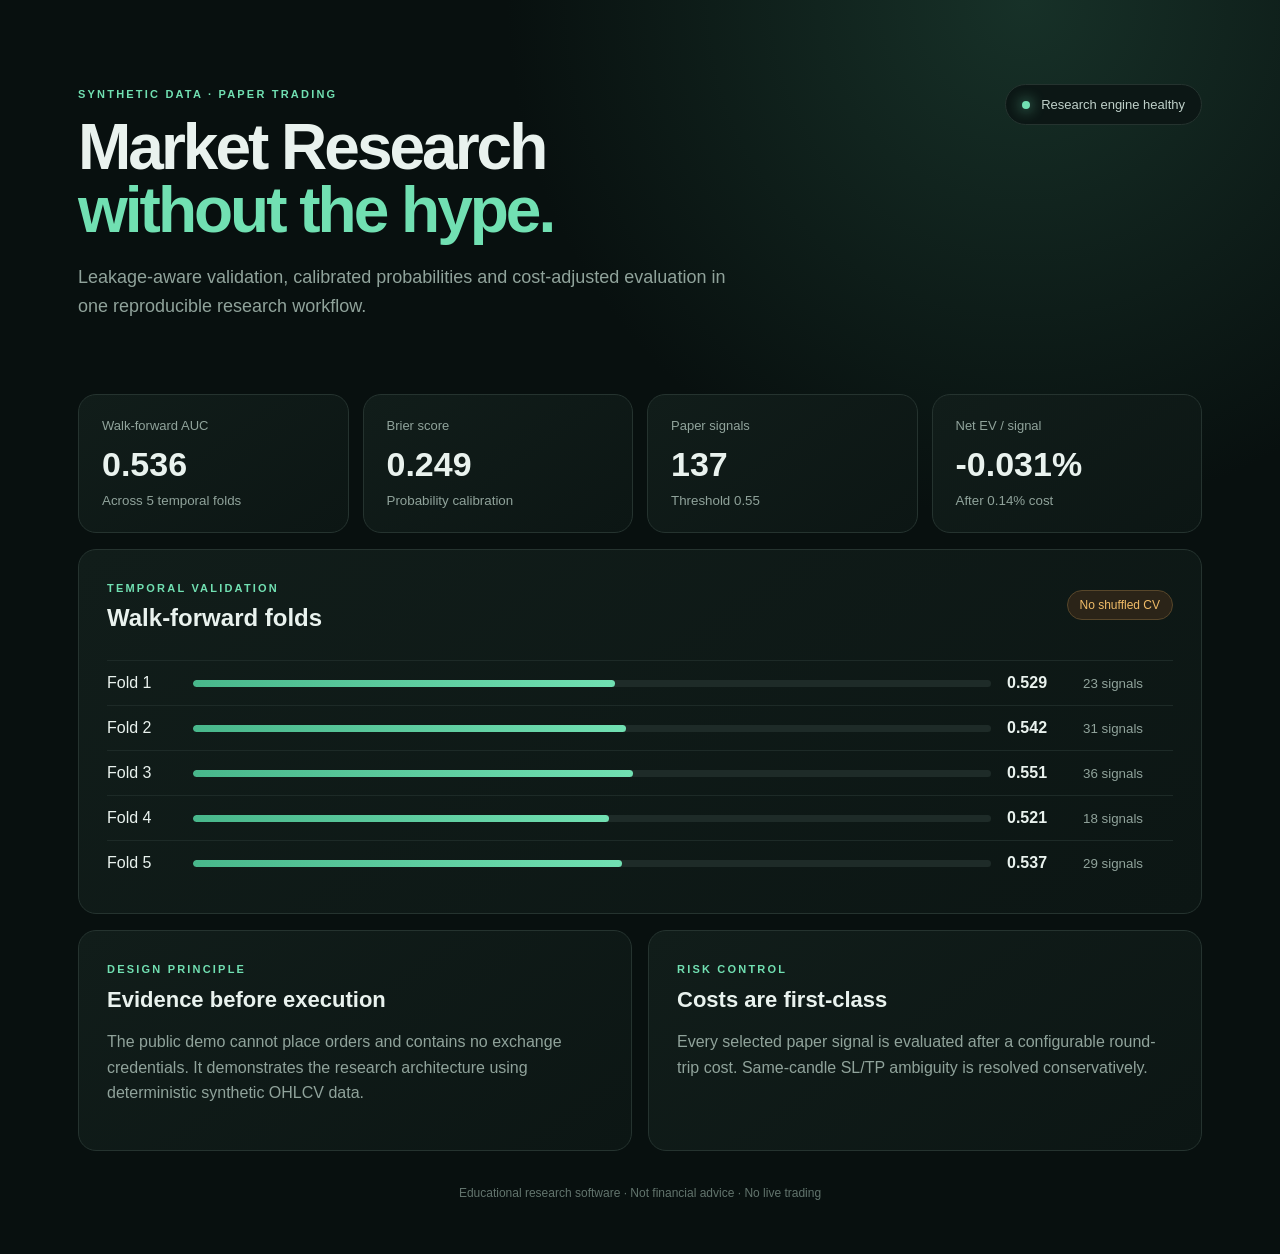
<file: docs/dashboard-preview.html>
<!doctype html><html lang="en"><head><meta charset="utf-8"><meta name="viewport" content="width=device-width,initial-scale=1"><title>Crypto Market Research Platform</title><link rel="stylesheet" href="../dashboard/static/style.css"></head><body><main><header><div><span class="eyebrow">SYNTHETIC DATA · PAPER TRADING</span><h1>Market Research<br><em>without the hype.</em></h1><p>Leakage-aware validation, calibrated probabilities and cost-adjusted evaluation in one reproducible research workflow.</p></div><div class="status"><span></span> Research engine healthy</div></header><section class="metrics"><article><label>Walk-forward AUC</label><strong>0.536</strong><small>Across 5 temporal folds</small></article><article><label>Brier score</label><strong>0.249</strong><small>Probability calibration</small></article><article><label>Paper signals</label><strong>137</strong><small>Threshold 0.55</small></article><article><label>Net EV / signal</label><strong>-0.031%</strong><small>After 0.14% cost</small></article></section><section class="panel"><div class="panel-head"><div><span class="eyebrow">TEMPORAL VALIDATION</span><h2>Walk-forward folds</h2></div><span class="badge">No shuffled CV</span></div><div class="folds"><div class="fold"><span>Fold 1</span><div class="bar"><i style="width:52.9%"></i></div><b>0.529</b><small>23 signals</small></div><div class="fold"><span>Fold 2</span><div class="bar"><i style="width:54.2%"></i></div><b>0.542</b><small>31 signals</small></div><div class="fold"><span>Fold 3</span><div class="bar"><i style="width:55.1%"></i></div><b>0.551</b><small>36 signals</small></div><div class="fold"><span>Fold 4</span><div class="bar"><i style="width:52.1%"></i></div><b>0.521</b><small>18 signals</small></div><div class="fold"><span>Fold 5</span><div class="bar"><i style="width:53.7%"></i></div><b>0.537</b><small>29 signals</small></div></div></section><section class="grid"><article class="note"><span class="eyebrow">DESIGN PRINCIPLE</span><h3>Evidence before execution</h3><p>The public demo cannot place orders and contains no exchange credentials. It demonstrates the research architecture using deterministic synthetic OHLCV data.</p></article><article class="note"><span class="eyebrow">RISK CONTROL</span><h3>Costs are first-class</h3><p>Every selected paper signal is evaluated after a configurable round-trip cost. Same-candle SL/TP ambiguity is resolved conservatively.</p></article></section><footer>Educational research software · Not financial advice · No live trading</footer></main></body></html>
</file>
<file: dashboard/static/style.css>
:root{--bg:#08100f;--panel:#101b19;--line:#25332f;--mint:#71e0b2;--text:#e9f2ee;--muted:#90a39b;--amber:#f0bc68}*{box-sizing:border-box}body{margin:0;background:radial-gradient(circle at 80% 0,#173128 0,transparent 32%),var(--bg);color:var(--text);font-family:Inter,Segoe UI,Arial,sans-serif}main{max-width:1180px;margin:auto;padding:54px 28px}header{display:flex;justify-content:space-between;gap:40px;align-items:flex-start;padding:30px 0 55px}h1{font-size:64px;line-height:.98;letter-spacing:-3px;margin:14px 0 22px;max-width:730px}h1 em{color:var(--mint);font-style:normal}header p{color:var(--muted);font-size:18px;line-height:1.6;max-width:680px}.eyebrow{font-size:11px;letter-spacing:2.2px;color:var(--mint);font-weight:700}.status{border:1px solid var(--line);background:#0c1715;padding:12px 16px;border-radius:99px;color:#bfd0c9;font-size:13px;white-space:nowrap}.status span{display:inline-block;width:8px;height:8px;background:var(--mint);border-radius:50%;margin-right:8px;box-shadow:0 0 14px var(--mint)}.metrics{display:grid;grid-template-columns:repeat(4,1fr);gap:14px}.metrics article,.panel,.note{background:linear-gradient(145deg,#111d1a,#0c1614);border:1px solid var(--line);border-radius:18px}.metrics article{padding:23px}.metrics label{color:var(--muted);font-size:13px;display:block}.metrics strong{display:block;font-size:34px;margin:12px 0 7px}.metrics small,.fold small{color:var(--muted)}.panel{margin-top:16px;padding:28px}.panel-head{display:flex;justify-content:space-between;align-items:center}.panel h2{margin:8px 0 0}.badge{color:var(--amber);background:#2b2418;border:1px solid #57462a;border-radius:99px;padding:7px 12px;font-size:12px}.folds{margin-top:28px}.fold{display:grid;grid-template-columns:70px 1fr 60px 90px;gap:16px;align-items:center;padding:13px 0;border-top:1px solid #1d2a27}.bar{height:7px;background:#1e2b28;border-radius:10px;overflow:hidden}.bar i{display:block;height:100%;background:linear-gradient(90deg,#48b78b,var(--mint));border-radius:10px}.grid{display:grid;grid-template-columns:1fr 1fr;gap:16px;margin-top:16px}.note{padding:28px}.note h3{font-size:22px;margin:10px 0}.note p{color:var(--muted);line-height:1.6}footer{text-align:center;color:#62746d;padding:35px 0 0;font-size:12px}@media(max-width:950px){header{display:block}.status{display:inline-block;margin-top:20px}.metrics{grid-template-columns:1fr 1fr}.grid{grid-template-columns:1fr}}@media(max-width:800px){h1{font-size:45px}}@media(max-width:520px){.metrics{grid-template-columns:1fr}.fold{grid-template-columns:55px 1fr 45px}.fold small{display:none}}
</file>
